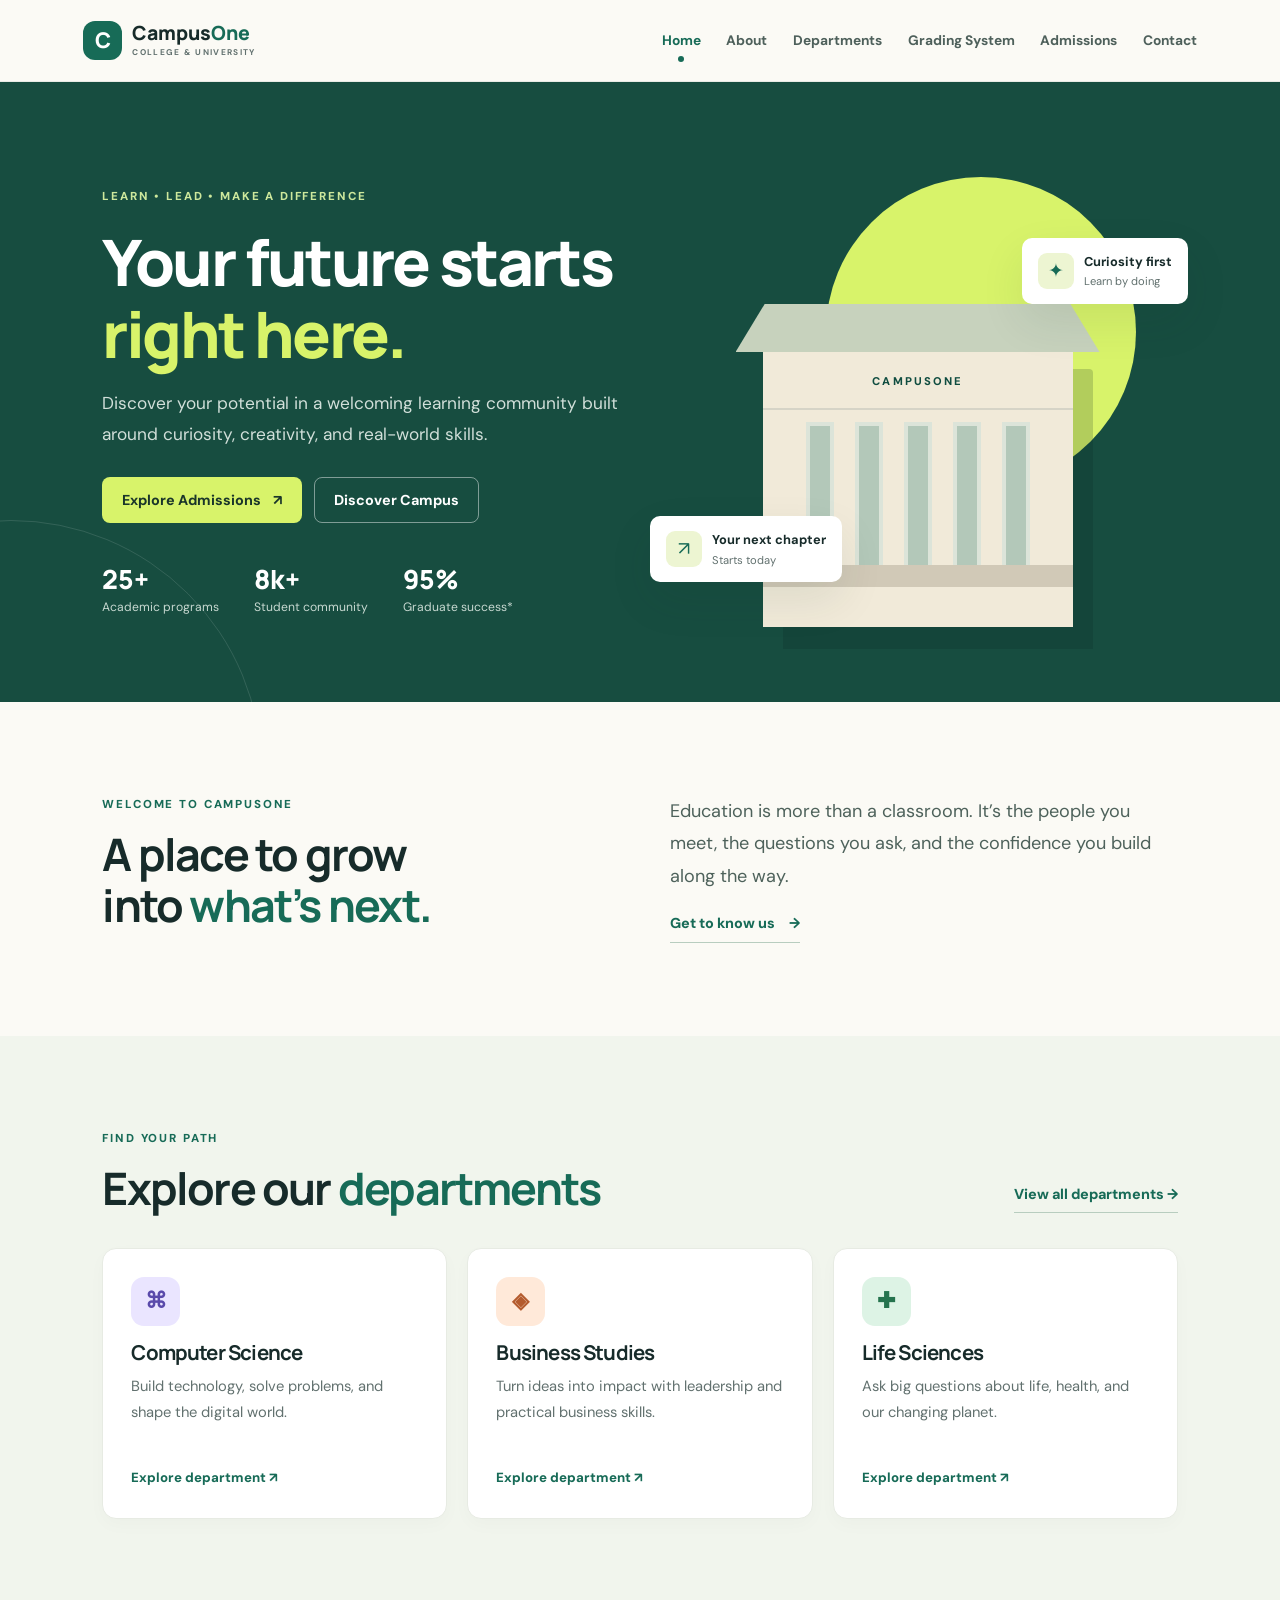
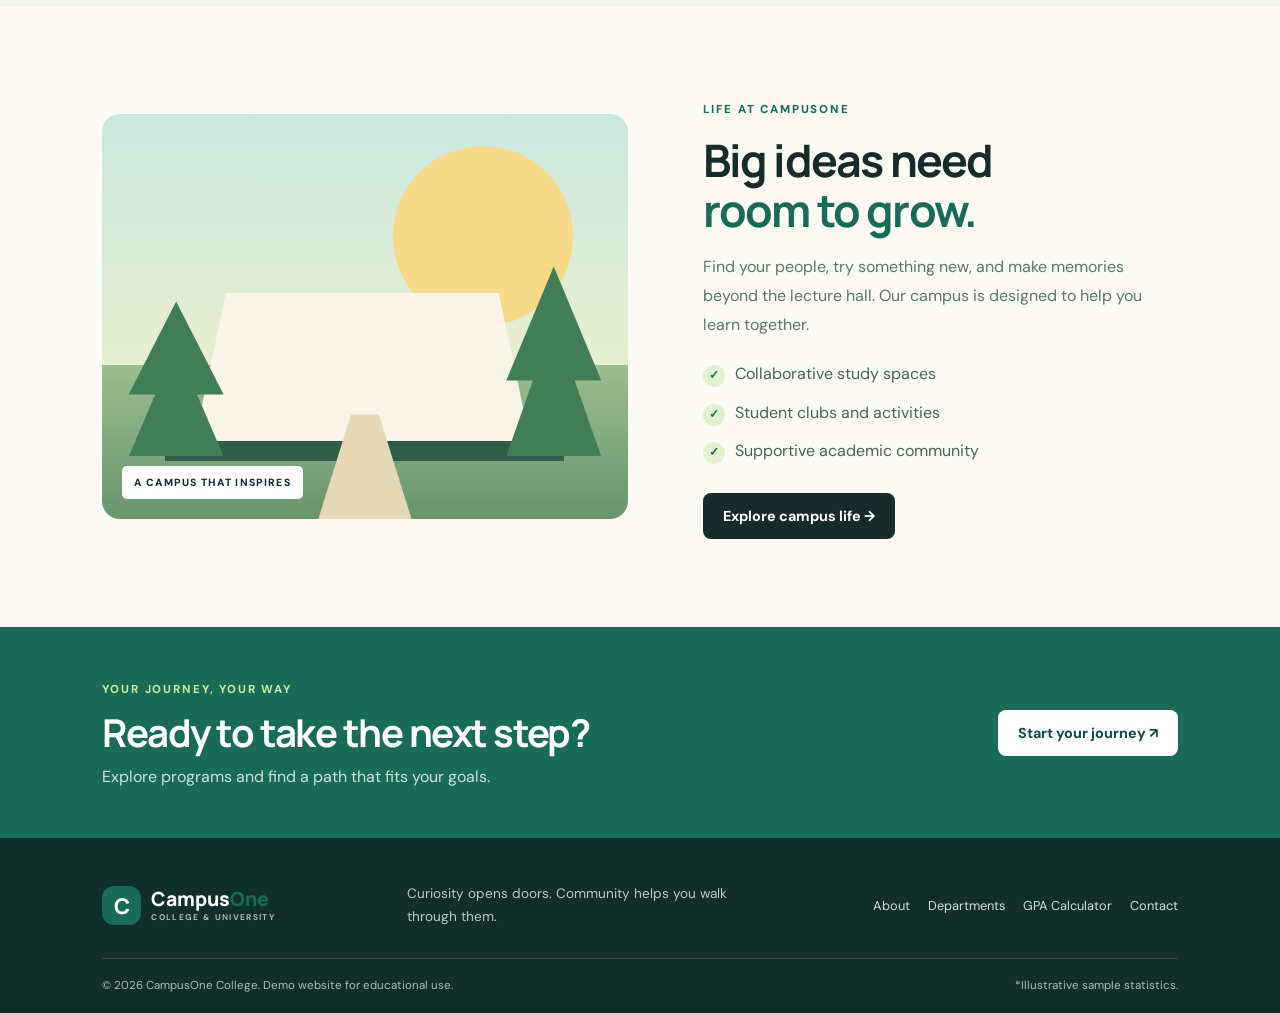
<file: index.html>
<!DOCTYPE html>
<html lang="en">
<head>
  <meta charset="UTF-8">
  <meta name="viewport" content="width=device-width, initial-scale=1.0">
  <title>CampusOne College | Home</title>
  <link rel="stylesheet" href="style.css">
  <script src="script.js" defer></script>
</head>
<body>
  <header class="site-header">
    <a class="brand" href="index.html"><span class="brand-mark">C</span><span>Campus<span class="brand-accent">One</span><small>COLLEGE & UNIVERSITY</small></span></a>
    <button class="menu-toggle" aria-label="Toggle navigation" aria-expanded="false">☰</button>
    <nav class="navbar">
      <a class="active" href="index.html">Home</a>
      <a href="about.html">About</a>
      <a href="departments.html">Departments</a>
      <a href="grading.html">Grading System</a>
      <a href="admissions.html">Admissions</a>
      <a href="contact.html">Contact</a>
    </nav>
  </header>
  <main>
    <section class="hero">
      <div class="hero-content">
        <span class="eyebrow light">LEARN • LEAD • MAKE A DIFFERENCE</span>
        <h1>Your future starts<br><span>right here.</span></h1>
        <p>Discover your potential in a welcoming learning community built around curiosity, creativity, and real-world skills.</p>
        <div class="hero-actions"><a class="btn btn-primary" href="admissions.html">Explore Admissions <span>↗</span></a><a class="btn btn-outline" href="about.html">Discover Campus</a></div>
        <div class="hero-stats"><div><strong>25+</strong><small>Academic programs</small></div><div><strong>8k+</strong><small>Student community</small></div><div><strong>95%</strong><small>Graduate success*</small></div></div>
      </div>
      <div class="hero-art">
        <div class="art-sun"></div><div class="art-building"><div class="roof"></div><div class="building-top">CAMPUSONE</div><div class="building-columns"><i></i><i></i><i></i><i></i><i></i></div><div class="building-base"></div></div>
        <div class="floating-note note-top"><span>✦</span><div><b>Curiosity first</b><small>Learn by doing</small></div></div>
        <div class="floating-note note-bottom"><span>↗</span><div><b>Your next chapter</b><small>Starts today</small></div></div>
      </div>
    </section>
    <section class="section intro-grid">
      <div><span class="eyebrow">WELCOME TO CAMPUSONE</span><h2>A place to grow<br>into <span class="text-accent">what’s next.</span></h2></div>
      <div><p class="lead">Education is more than a classroom. It’s the people you meet, the questions you ask, and the confidence you build along the way.</p><a class="text-link" href="about.html">Get to know us <span>→</span></a></div>
    </section>
    <section class="section tint">
      <div class="section-heading"><div><span class="eyebrow">FIND YOUR PATH</span><h2>Explore our <span class="text-accent">departments</span></h2></div><a class="text-link" href="departments.html">View all departments →</a></div>
      <div class="card-grid three">
        <article class="feature-card"><div class="icon-tile lilac">⌘</div><h3>Computer Science</h3><p>Build technology, solve problems, and shape the digital world.</p><a href="departments.html">Explore department ↗</a></article>
        <article class="feature-card"><div class="icon-tile peach">◈</div><h3>Business Studies</h3><p>Turn ideas into impact with leadership and practical business skills.</p><a href="departments.html">Explore department ↗</a></article>
        <article class="feature-card"><div class="icon-tile mint">✚</div><h3>Life Sciences</h3><p>Ask big questions about life, health, and our changing planet.</p><a href="departments.html">Explore department ↗</a></article>
      </div>
    </section>
    <section class="section split-feature">
      <div class="campus-visual"><div class="campus-sky"></div><div class="campus-tree tree-one"></div><div class="campus-tree tree-two"></div><div class="campus-path"></div><div class="campus-label">A CAMPUS THAT INSPIRES</div></div>
      <div class="split-copy"><span class="eyebrow">LIFE AT CAMPUSONE</span><h2>Big ideas need<br><span class="text-accent">room to grow.</span></h2><p>Find your people, try something new, and make memories beyond the lecture hall. Our campus is designed to help you learn together.</p><ul class="check-list"><li>Collaborative study spaces</li><li>Student clubs and activities</li><li>Supportive academic community</li></ul><a class="btn btn-dark" href="about.html">Explore campus life →</a></div>
    </section>
    <section class="cta-band"><div><span class="eyebrow light">YOUR JOURNEY, YOUR WAY</span><h2>Ready to take the next step?</h2><p>Explore programs and find a path that fits your goals.</p></div><a class="btn btn-light" href="admissions.html">Start your journey ↗</a></section>
  </main>
  <footer class="footer"><div class="footer-main"><a class="brand brand-footer" href="index.html"><span class="brand-mark">C</span><span>Campus<span class="brand-accent">One</span><small>COLLEGE & UNIVERSITY</small></span></a><p>Curiosity opens doors. Community helps you walk through them.</p><div class="footer-links"><a href="about.html">About</a><a href="departments.html">Departments</a><a href="grading.html">GPA Calculator</a><a href="contact.html">Contact</a></div></div><div class="footer-bottom"><span>© 2026 CampusOne College. Demo website for educational use.</span><span>*Illustrative sample statistics.</span></div></footer>
</body>
</html>
</file>
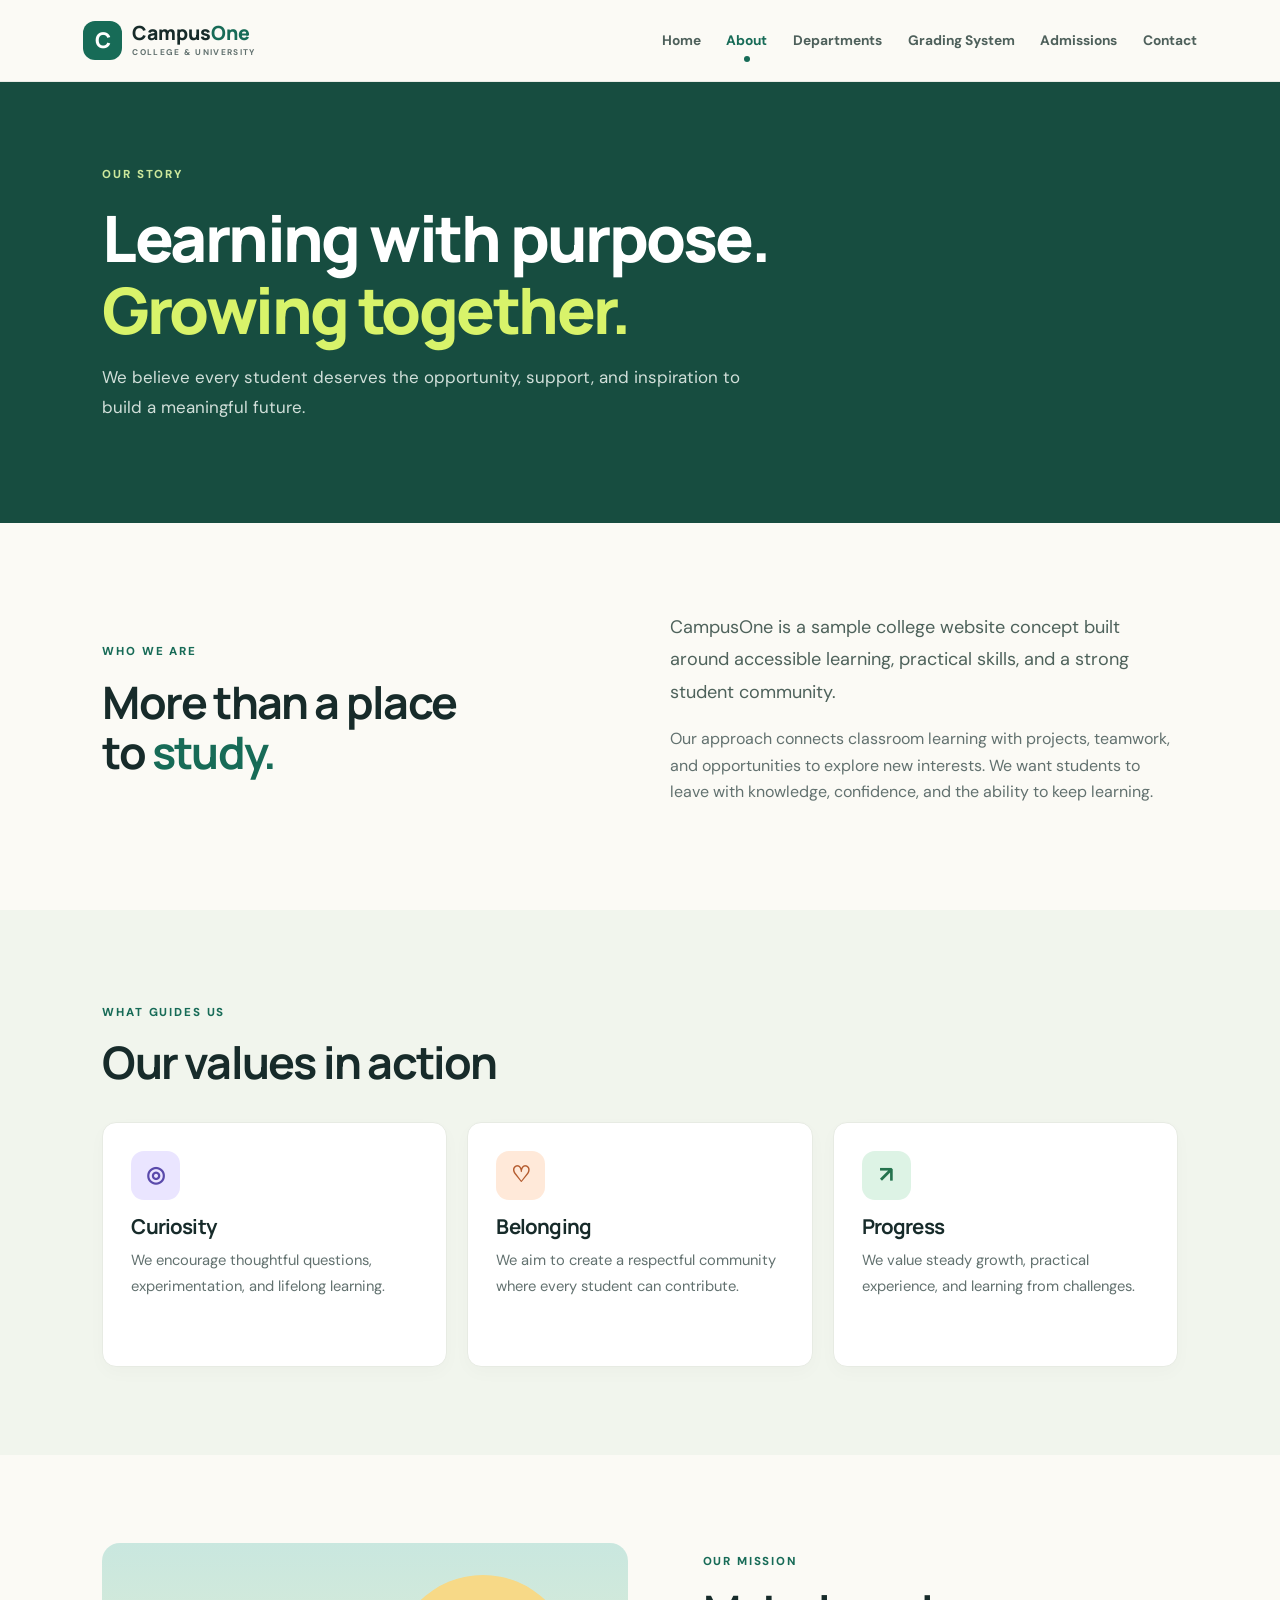
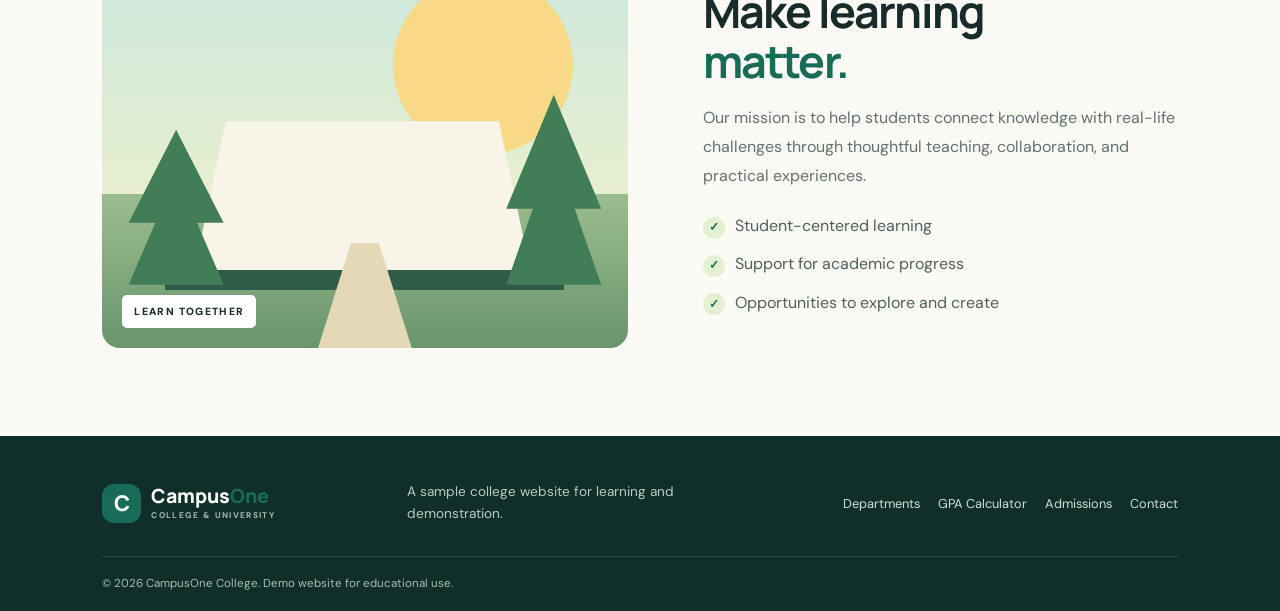
<file: about.html>
<!DOCTYPE html>
<html lang="en"><head><meta charset="UTF-8"><meta name="viewport" content="width=device-width, initial-scale=1.0"><title>About | CampusOne College</title><link rel="stylesheet" href="style.css"><script src="script.js" defer></script></head>
<body><header class="site-header"><a class="brand" href="index.html"><span class="brand-mark">C</span><span>Campus<span class="brand-accent">One</span><small>COLLEGE & UNIVERSITY</small></span></a><button class="menu-toggle" aria-label="Toggle navigation" aria-expanded="false">☰</button><nav class="navbar"><a href="index.html">Home</a><a class="active" href="about.html">About</a><a href="departments.html">Departments</a><a href="grading.html">Grading System</a><a href="admissions.html">Admissions</a><a href="contact.html">Contact</a></nav></header>
<main><section class="page-hero"><span class="eyebrow light">OUR STORY</span><h1>Learning with purpose.<br><span>Growing together.</span></h1><p>We believe every student deserves the opportunity, support, and inspiration to build a meaningful future.</p></section>
<section class="section intro-grid"><div><span class="eyebrow">WHO WE ARE</span><h2>More than a place<br>to <span class="text-accent">study.</span></h2></div><div><p class="lead">CampusOne is a sample college website concept built around accessible learning, practical skills, and a strong student community.</p><p>Our approach connects classroom learning with projects, teamwork, and opportunities to explore new interests. We want students to leave with knowledge, confidence, and the ability to keep learning.</p></div></section>
<section class="section tint"><div class="section-heading"><div><span class="eyebrow">WHAT GUIDES US</span><h2>Our values in action</h2></div></div><div class="card-grid three"><article class="feature-card"><div class="icon-tile lilac">◎</div><h3>Curiosity</h3><p>We encourage thoughtful questions, experimentation, and lifelong learning.</p></article><article class="feature-card"><div class="icon-tile peach">♡</div><h3>Belonging</h3><p>We aim to create a respectful community where every student can contribute.</p></article><article class="feature-card"><div class="icon-tile mint">↗</div><h3>Progress</h3><p>We value steady growth, practical experience, and learning from challenges.</p></article></div></section>
<section class="section split-feature"><div class="campus-visual about-visual"><div class="campus-sky"></div><div class="campus-tree tree-one"></div><div class="campus-tree tree-two"></div><div class="campus-path"></div><div class="campus-label">LEARN TOGETHER</div></div><div class="split-copy"><span class="eyebrow">OUR MISSION</span><h2>Make learning<br><span class="text-accent">matter.</span></h2><p>Our mission is to help students connect knowledge with real-life challenges through thoughtful teaching, collaboration, and practical experiences.</p><ul class="check-list"><li>Student-centered learning</li><li>Support for academic progress</li><li>Opportunities to explore and create</li></ul></div></section></main>
<footer class="footer"><div class="footer-main"><a class="brand brand-footer" href="index.html"><span class="brand-mark">C</span><span>Campus<span class="brand-accent">One</span><small>COLLEGE & UNIVERSITY</small></span></a><p>A sample college website for learning and demonstration.</p><div class="footer-links"><a href="departments.html">Departments</a><a href="grading.html">GPA Calculator</a><a href="admissions.html">Admissions</a><a href="contact.html">Contact</a></div></div><div class="footer-bottom"><span>© 2026 CampusOne College. Demo website for educational use.</span></div></footer></body></html>
</file>
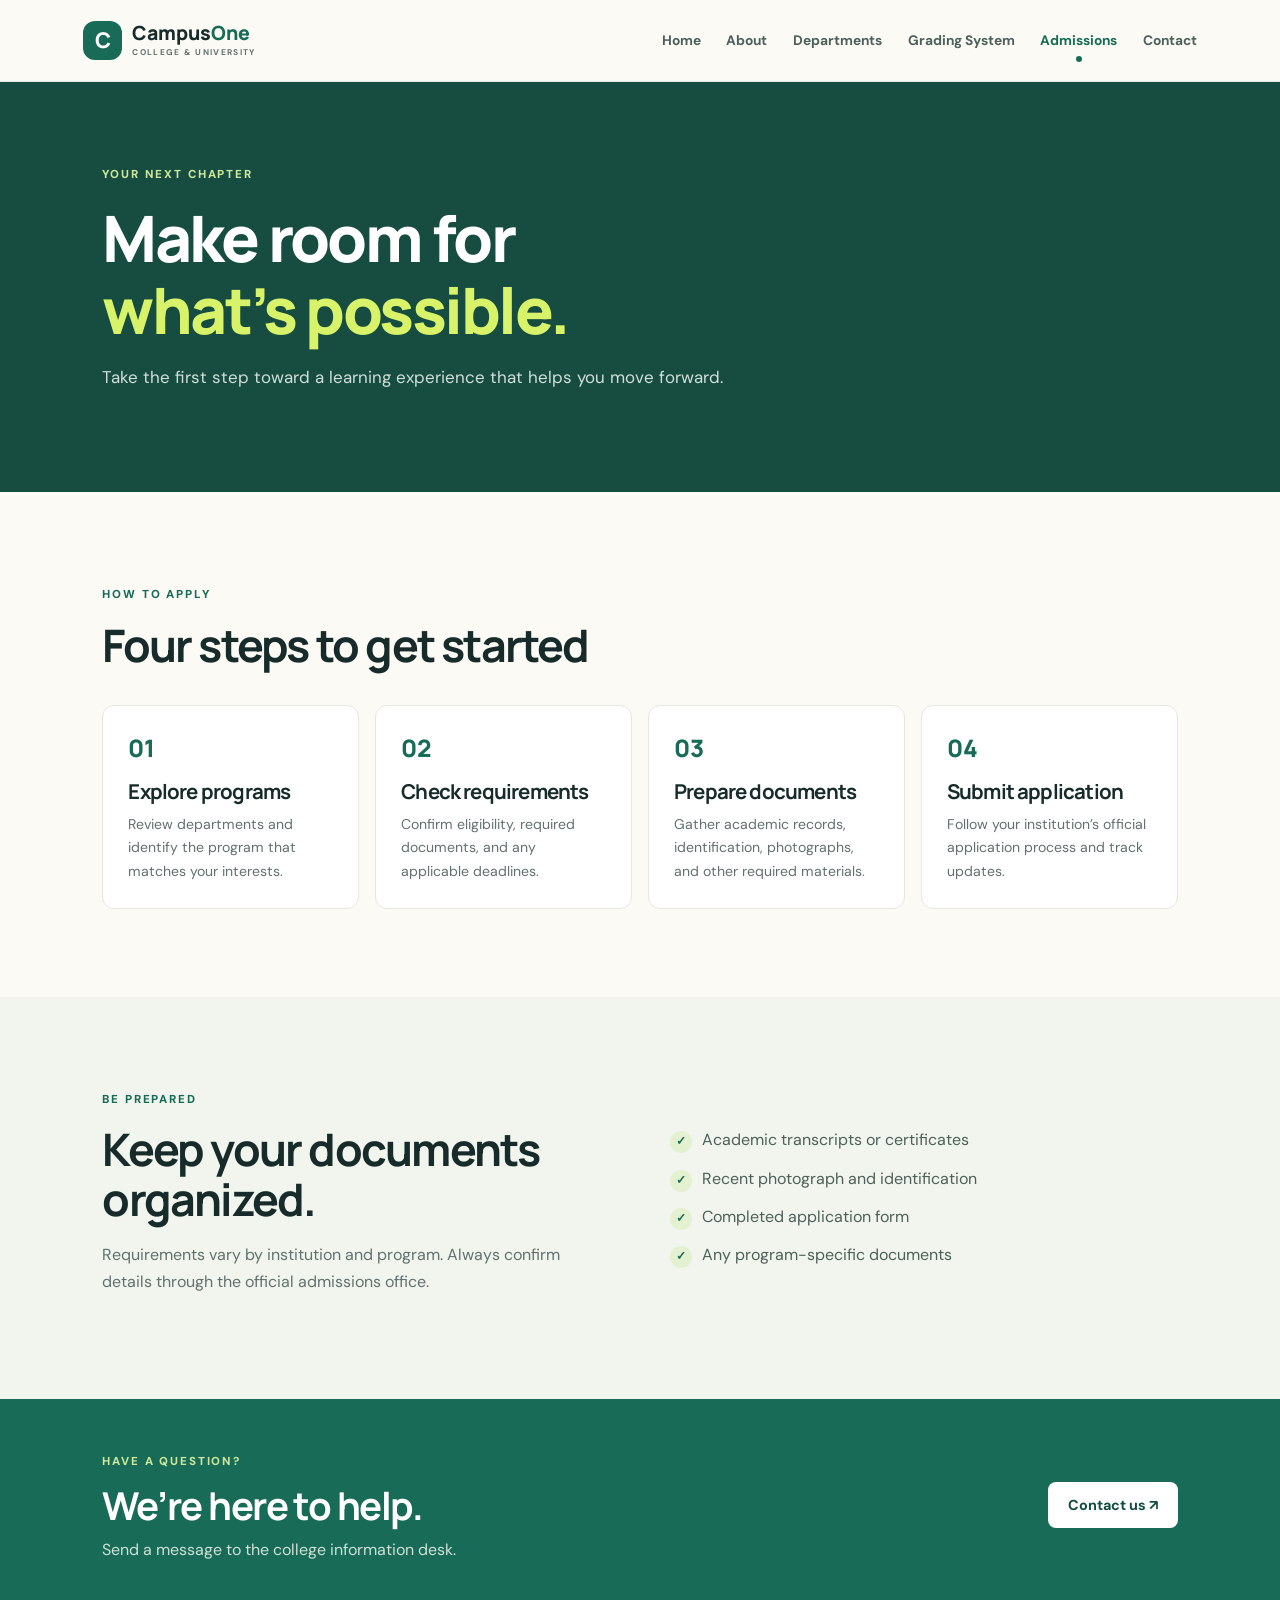
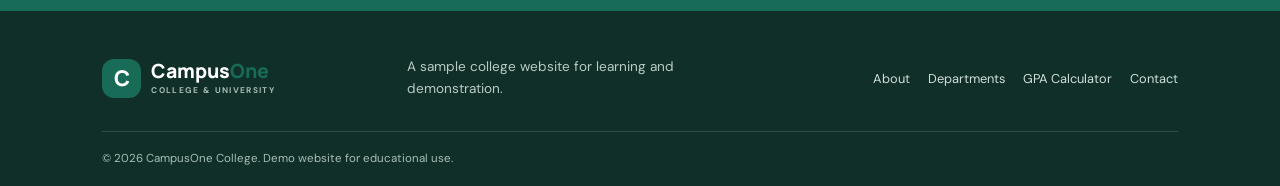
<file: admissions.html>
<!DOCTYPE html>
<html lang="en"><head><meta charset="UTF-8"><meta name="viewport" content="width=device-width, initial-scale=1.0"><title>Admissions | CampusOne College</title><link rel="stylesheet" href="style.css"><script src="script.js" defer></script></head>
<body><header class="site-header"><a class="brand" href="index.html"><span class="brand-mark">C</span><span>Campus<span class="brand-accent">One</span><small>COLLEGE & UNIVERSITY</small></span></a><button class="menu-toggle" aria-label="Toggle navigation" aria-expanded="false">☰</button><nav class="navbar"><a href="index.html">Home</a><a href="about.html">About</a><a href="departments.html">Departments</a><a href="grading.html">Grading System</a><a class="active" href="admissions.html">Admissions</a><a href="contact.html">Contact</a></nav></header>
<main><section class="page-hero"><span class="eyebrow light">YOUR NEXT CHAPTER</span><h1>Make room for<br><span>what’s possible.</span></h1><p>Take the first step toward a learning experience that helps you move forward.</p></section><section class="section"><div class="section-heading"><div><span class="eyebrow">HOW TO APPLY</span><h2>Four steps to get started</h2></div></div><div class="steps-grid"><article class="step-card"><span>01</span><h3>Explore programs</h3><p>Review departments and identify the program that matches your interests.</p></article><article class="step-card"><span>02</span><h3>Check requirements</h3><p>Confirm eligibility, required documents, and any applicable deadlines.</p></article><article class="step-card"><span>03</span><h3>Prepare documents</h3><p>Gather academic records, identification, photographs, and other required materials.</p></article><article class="step-card"><span>04</span><h3>Submit application</h3><p>Follow your institution’s official application process and track updates.</p></article></div></section><section class="section tint"><div class="admission-callout"><div><span class="eyebrow">BE PREPARED</span><h2>Keep your documents organized.</h2><p>Requirements vary by institution and program. Always confirm details through the official admissions office.</p></div><ul class="check-list"><li>Academic transcripts or certificates</li><li>Recent photograph and identification</li><li>Completed application form</li><li>Any program-specific documents</li></ul></div></section><section class="cta-band"><div><span class="eyebrow light">HAVE A QUESTION?</span><h2>We’re here to help.</h2><p>Send a message to the college information desk.</p></div><a class="btn btn-light" href="contact.html">Contact us ↗</a></section></main>
<footer class="footer"><div class="footer-main"><a class="brand brand-footer" href="index.html"><span class="brand-mark">C</span><span>Campus<span class="brand-accent">One</span><small>COLLEGE & UNIVERSITY</small></span></a><p>A sample college website for learning and demonstration.</p><div class="footer-links"><a href="about.html">About</a><a href="departments.html">Departments</a><a href="grading.html">GPA Calculator</a><a href="contact.html">Contact</a></div></div><div class="footer-bottom"><span>© 2026 CampusOne College. Demo website for educational use.</span></div></footer></body></html>
</file>
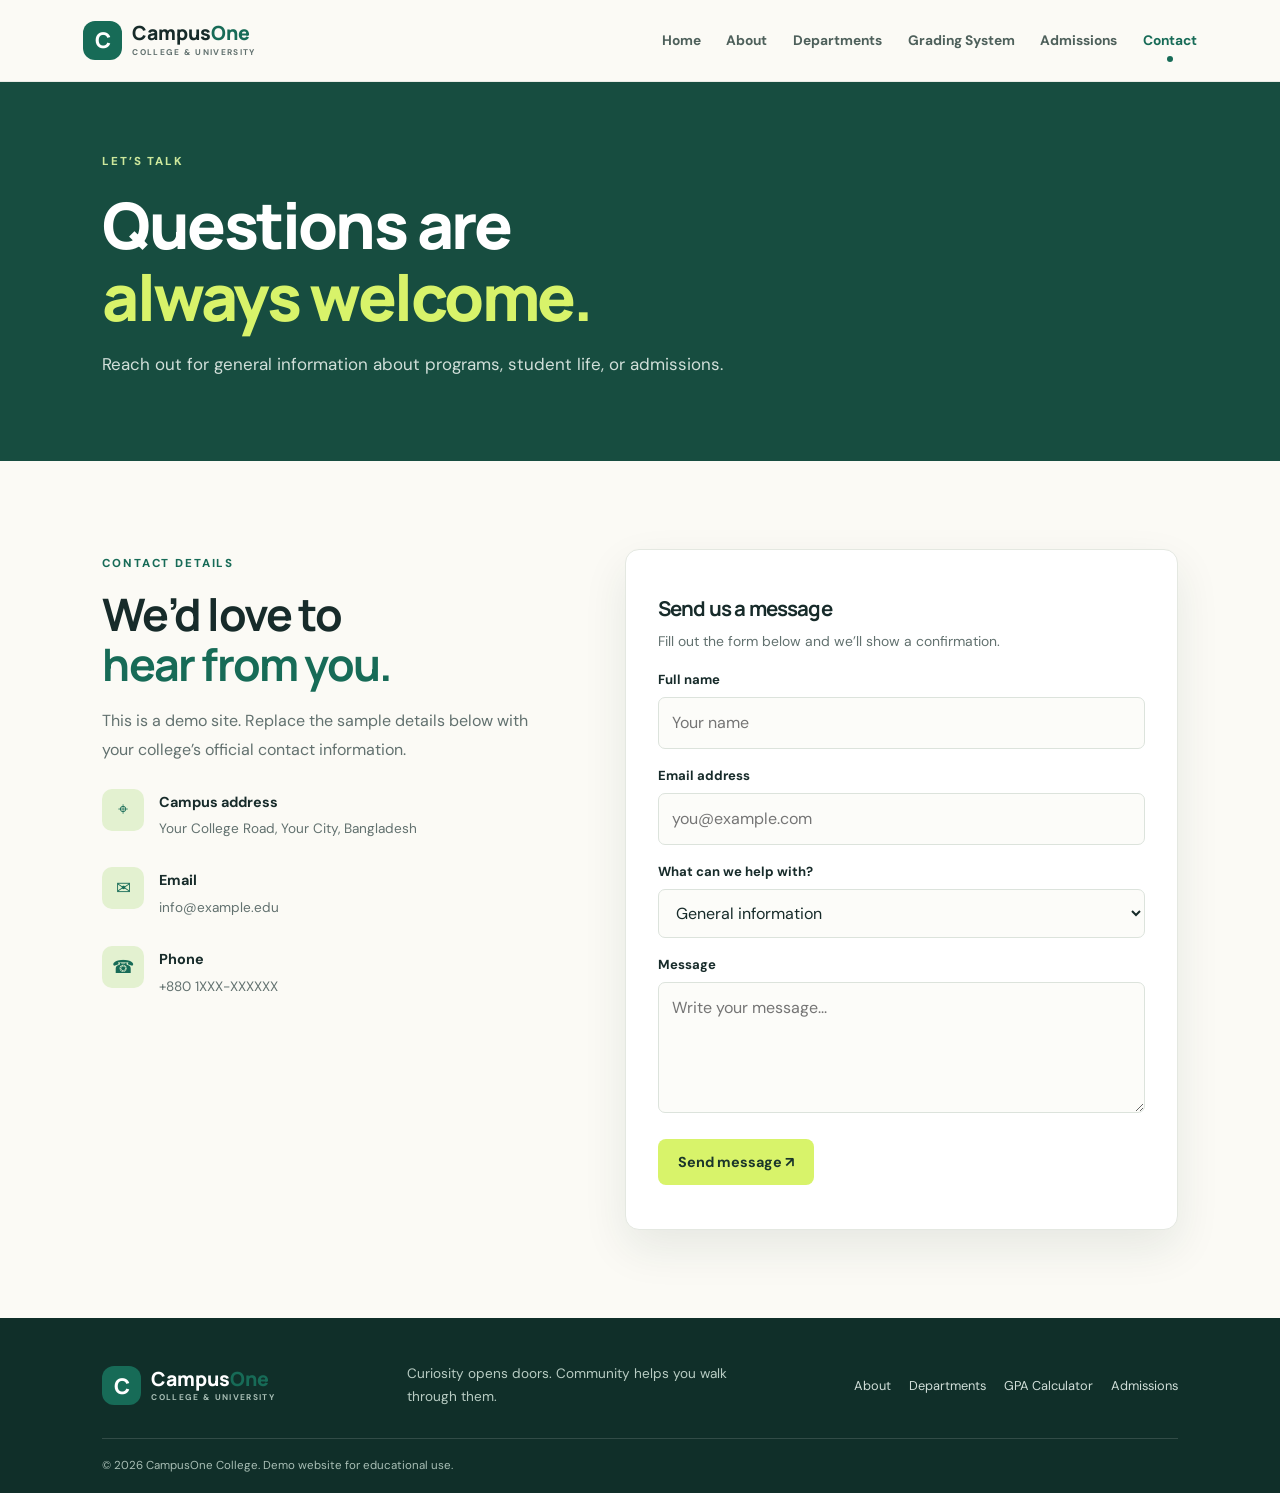
<file: contact.html>
<!DOCTYPE html>
<html lang="en"><head><meta charset="UTF-8"><meta name="viewport" content="width=device-width, initial-scale=1.0"><title>Contact | CampusOne College</title><link rel="stylesheet" href="style.css"><script src="script.js" defer></script></head>
<body><header class="site-header"><a class="brand" href="index.html"><span class="brand-mark">C</span><span>Campus<span class="brand-accent">One</span><small>COLLEGE & UNIVERSITY</small></span></a><button class="menu-toggle" aria-label="Toggle navigation" aria-expanded="false">☰</button><nav class="navbar"><a href="index.html">Home</a><a href="about.html">About</a><a href="departments.html">Departments</a><a href="grading.html">Grading System</a><a href="admissions.html">Admissions</a><a class="active" href="contact.html">Contact</a></nav></header>
<main><section class="page-hero compact"><span class="eyebrow light">LET’S TALK</span><h1>Questions are<br><span>always welcome.</span></h1><p>Reach out for general information about programs, student life, or admissions.</p></section><section class="section contact-layout"><div class="contact-info"><span class="eyebrow">CONTACT DETAILS</span><h2>We’d love to<br><span class="text-accent">hear from you.</span></h2><p>This is a demo site. Replace the sample details below with your college’s official contact information.</p><div class="contact-item"><span class="contact-icon">⌖</span><div><b>Campus address</b><p>Your College Road, Your City, Bangladesh</p></div></div><div class="contact-item"><span class="contact-icon">✉</span><div><b>Email</b><p>info@example.edu</p></div></div><div class="contact-item"><span class="contact-icon">☎</span><div><b>Phone</b><p>+880 1XXX-XXXXXX</p></div></div></div><form class="contact-form" id="contact-form"><h3>Send us a message</h3><p>Fill out the form below and we’ll show a confirmation.</p><label for="name">Full name</label><input id="name" name="name" required placeholder="Your name"><label for="email">Email address</label><input id="email" name="email" type="email" required placeholder="you@example.com"><label for="topic">What can we help with?</label><select id="topic" name="topic"><option>General information</option><option>Admissions</option><option>Academic programs</option><option>Student support</option></select><label for="message">Message</label><textarea id="message" name="message" rows="4" required placeholder="Write your message..."></textarea><button class="btn btn-primary" type="submit">Send message ↗</button><p id="contact-status" role="status" aria-live="polite"></p></form></section></main>
<footer class="footer"><div class="footer-main"><a class="brand brand-footer" href="index.html"><span class="brand-mark">C</span><span>Campus<span class="brand-accent">One</span><small>COLLEGE & UNIVERSITY</small></span></a><p>Curiosity opens doors. Community helps you walk through them.</p><div class="footer-links"><a href="about.html">About</a><a href="departments.html">Departments</a><a href="grading.html">GPA Calculator</a><a href="admissions.html">Admissions</a></div></div><div class="footer-bottom"><span>© 2026 CampusOne College. Demo website for educational use.</span></div></footer></body></html>
</file>
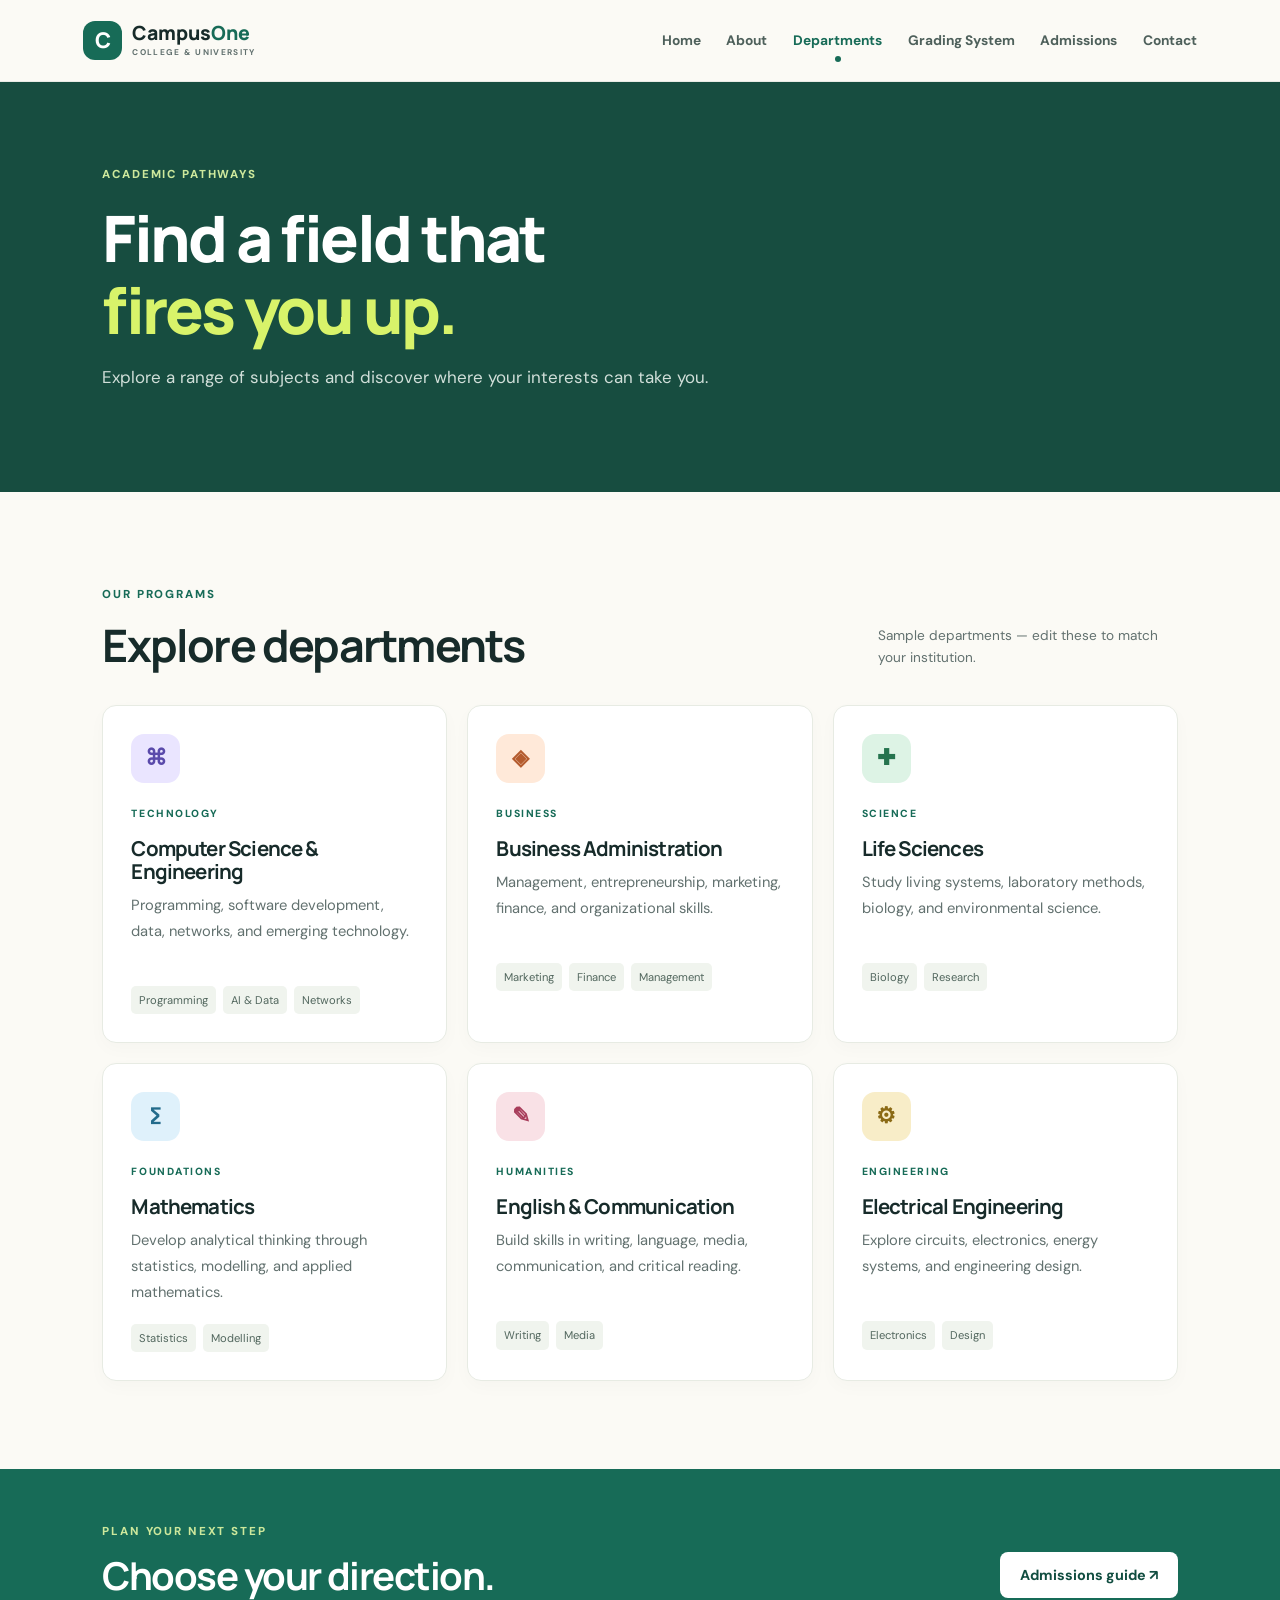
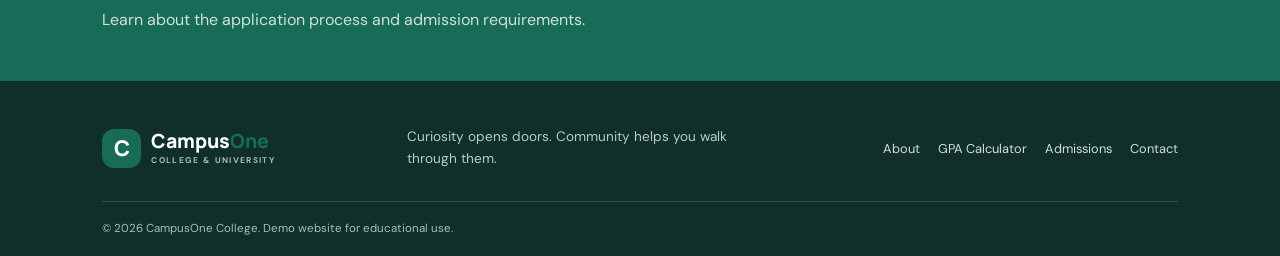
<file: departments.html>
<!DOCTYPE html>
<html lang="en"><head><meta charset="UTF-8"><meta name="viewport" content="width=device-width, initial-scale=1.0"><title>Departments | CampusOne College</title><link rel="stylesheet" href="style.css"><script src="script.js" defer></script></head>
<body><header class="site-header"><a class="brand" href="index.html"><span class="brand-mark">C</span><span>Campus<span class="brand-accent">One</span><small>COLLEGE & UNIVERSITY</small></span></a><button class="menu-toggle" aria-label="Toggle navigation" aria-expanded="false">☰</button><nav class="navbar"><a href="index.html">Home</a><a href="about.html">About</a><a class="active" href="departments.html">Departments</a><a href="grading.html">Grading System</a><a href="admissions.html">Admissions</a><a href="contact.html">Contact</a></nav></header>
<main><section class="page-hero"><span class="eyebrow light">ACADEMIC PATHWAYS</span><h1>Find a field that<br><span>fires you up.</span></h1><p>Explore a range of subjects and discover where your interests can take you.</p></section><section class="section"><div class="section-heading"><div><span class="eyebrow">OUR PROGRAMS</span><h2>Explore departments</h2></div><p class="section-side-note">Sample departments — edit these to match your institution.</p></div><div class="card-grid three">
<article class="feature-card"><div class="icon-tile lilac">⌘</div><span class="card-kicker">TECHNOLOGY</span><h3>Computer Science & Engineering</h3><p>Programming, software development, data, networks, and emerging technology.</p><div class="tag-row"><span>Programming</span><span>AI & Data</span><span>Networks</span></div></article>
<article class="feature-card"><div class="icon-tile peach">◈</div><span class="card-kicker">BUSINESS</span><h3>Business Administration</h3><p>Management, entrepreneurship, marketing, finance, and organizational skills.</p><div class="tag-row"><span>Marketing</span><span>Finance</span><span>Management</span></div></article>
<article class="feature-card"><div class="icon-tile mint">✚</div><span class="card-kicker">SCIENCE</span><h3>Life Sciences</h3><p>Study living systems, laboratory methods, biology, and environmental science.</p><div class="tag-row"><span>Biology</span><span>Research</span></div></article>
<article class="feature-card"><div class="icon-tile sky">∑</div><span class="card-kicker">FOUNDATIONS</span><h3>Mathematics</h3><p>Develop analytical thinking through statistics, modelling, and applied mathematics.</p><div class="tag-row"><span>Statistics</span><span>Modelling</span></div></article>
<article class="feature-card"><div class="icon-tile rose">✎</div><span class="card-kicker">HUMANITIES</span><h3>English & Communication</h3><p>Build skills in writing, language, media, communication, and critical reading.</p><div class="tag-row"><span>Writing</span><span>Media</span></div></article>
<article class="feature-card"><div class="icon-tile gold">⚙</div><span class="card-kicker">ENGINEERING</span><h3>Electrical Engineering</h3><p>Explore circuits, electronics, energy systems, and engineering design.</p><div class="tag-row"><span>Electronics</span><span>Design</span></div></article>
</div></section><section class="cta-band"><div><span class="eyebrow light">PLAN YOUR NEXT STEP</span><h2>Choose your direction.</h2><p>Learn about the application process and admission requirements.</p></div><a class="btn btn-light" href="admissions.html">Admissions guide ↗</a></section></main>
<footer class="footer"><div class="footer-main"><a class="brand brand-footer" href="index.html"><span class="brand-mark">C</span><span>Campus<span class="brand-accent">One</span><small>COLLEGE & UNIVERSITY</small></span></a><p>Curiosity opens doors. Community helps you walk through them.</p><div class="footer-links"><a href="about.html">About</a><a href="grading.html">GPA Calculator</a><a href="admissions.html">Admissions</a><a href="contact.html">Contact</a></div></div><div class="footer-bottom"><span>© 2026 CampusOne College. Demo website for educational use.</span></div></footer></body></html>
</file>
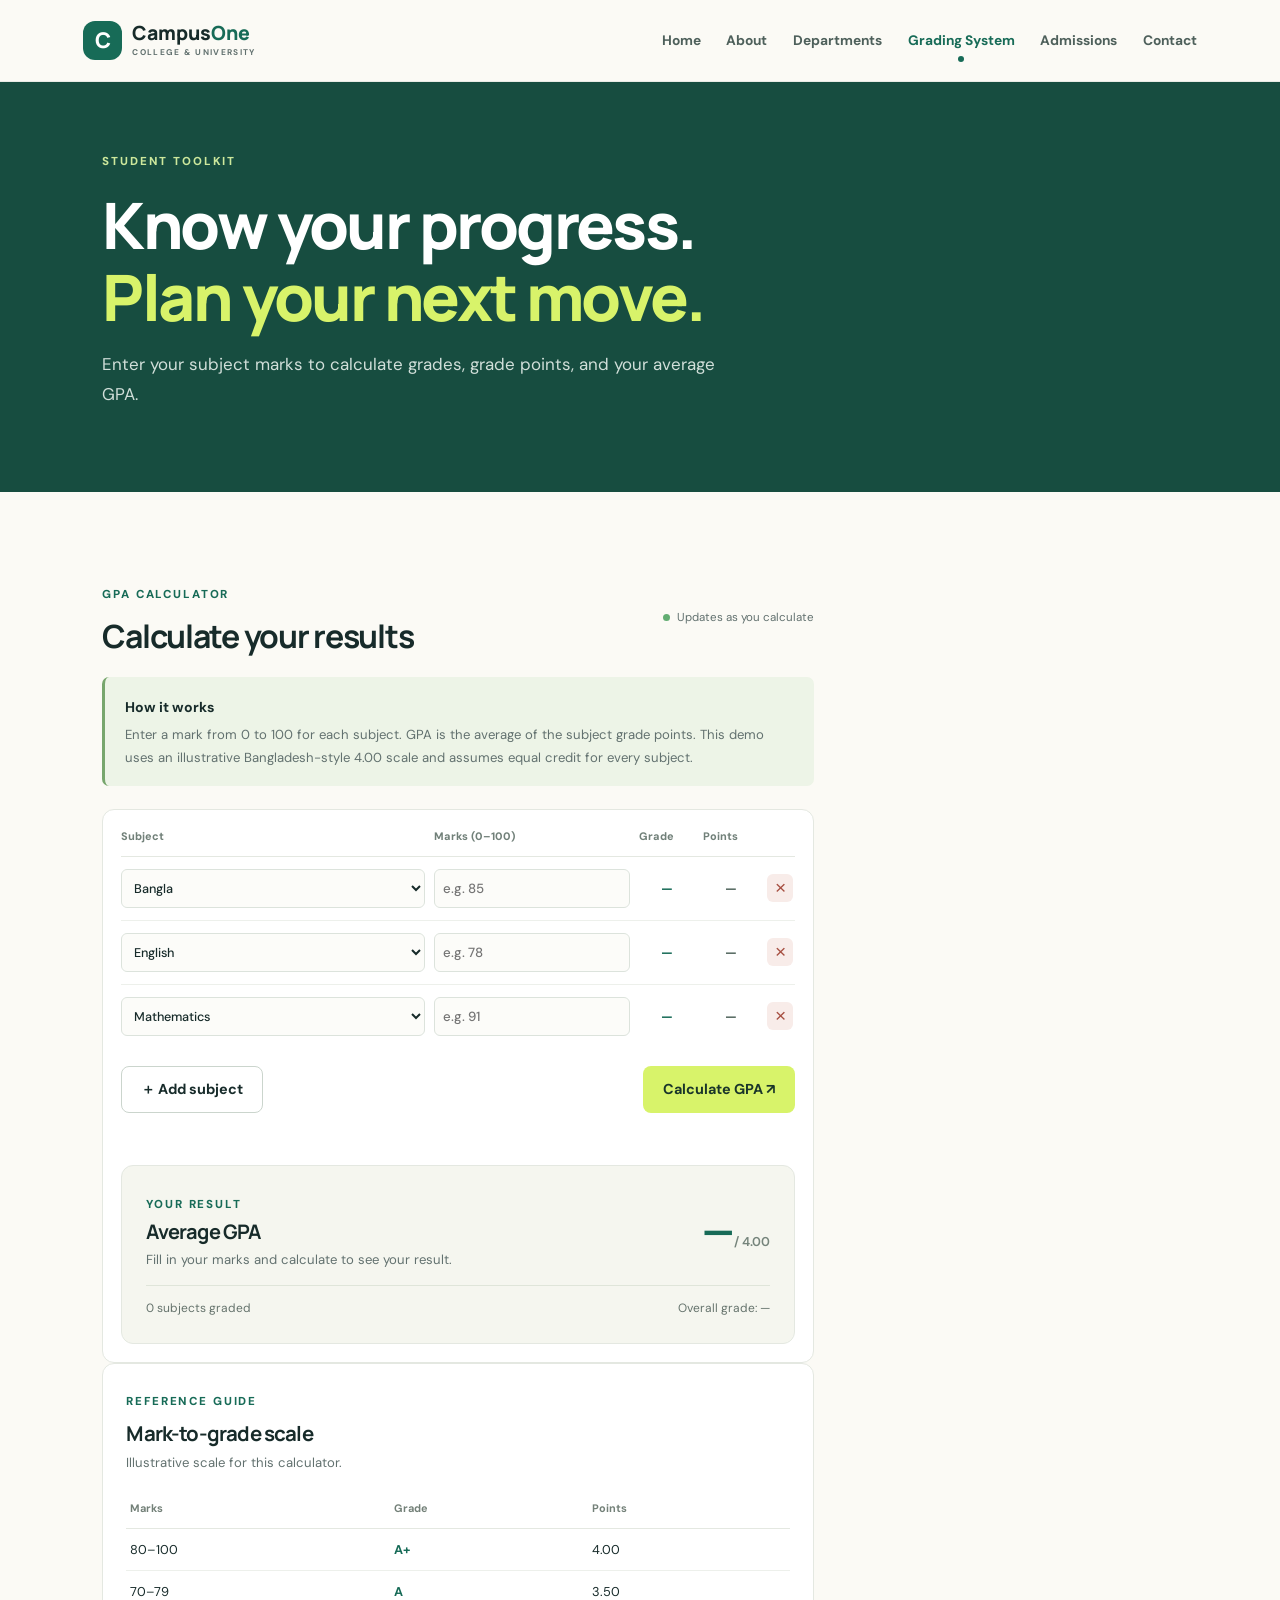
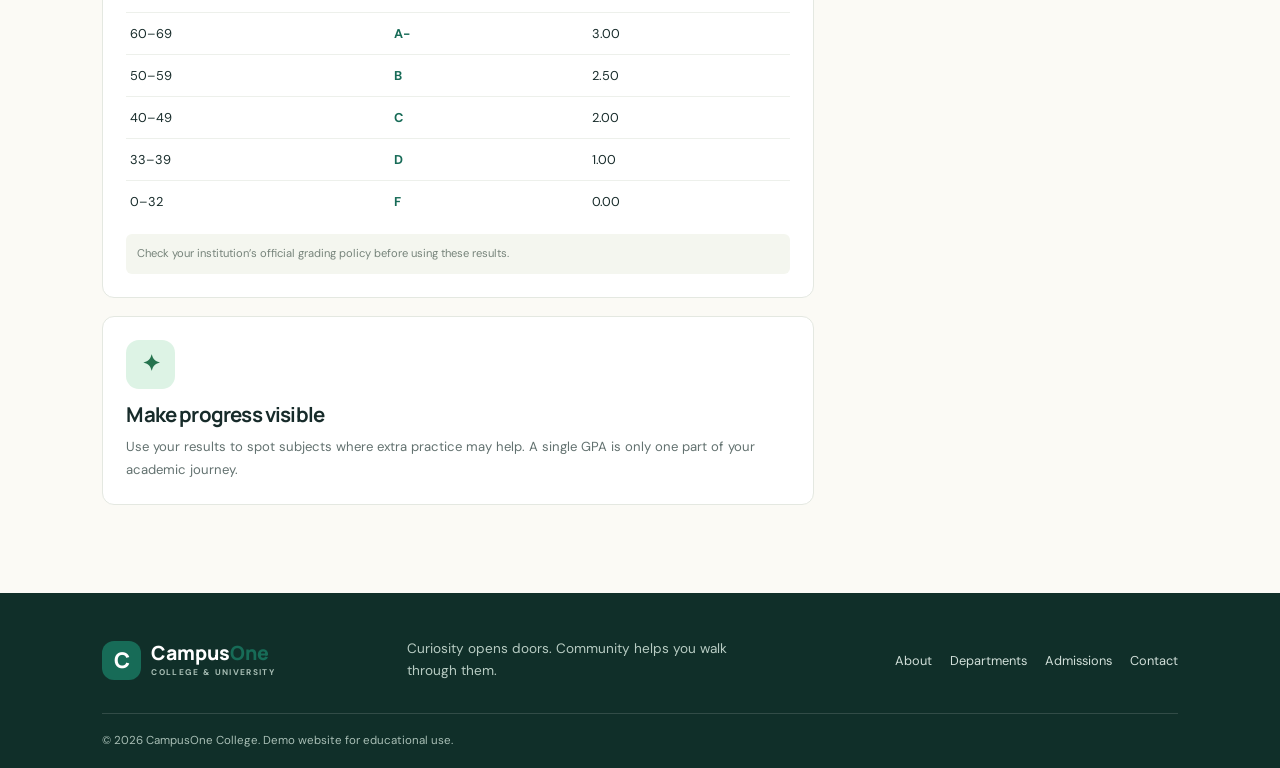
<file: grading.html>
<!DOCTYPE html>
<html lang="en"><head><meta charset="UTF-8"><meta name="viewport" content="width=device-width, initial-scale=1.0"><title>Grading System | CampusOne College</title><link rel="stylesheet" href="style.css"><script src="script.js" defer></script></head>
<body><header class="site-header"><a class="brand" href="index.html"><span class="brand-mark">C</span><span>Campus<span class="brand-accent">One</span><small>COLLEGE & UNIVERSITY</small></span></a><button class="menu-toggle" aria-label="Toggle navigation" aria-expanded="false">☰</button><nav class="navbar"><a href="index.html">Home</a><a href="about.html">About</a><a href="departments.html">Departments</a><a class="active" href="grading.html">Grading System</a><a href="admissions.html">Admissions</a><a href="contact.html">Contact</a></nav></header>
<main><section class="page-hero compact"><span class="eyebrow light">STUDENT TOOLKIT</span><h1>Know your progress.<br><span>Plan your next move.</span></h1><p>Enter your subject marks to calculate grades, grade points, and your average GPA.</p></section>
<section class="section grade-layout"><div class="grade-main"><div class="section-heading grade-heading"><div><span class="eyebrow">GPA CALCULATOR</span><h2>Calculate your results</h2></div><span class="live-pill"><i></i> Updates as you calculate</span></div><div class="notice"><strong>How it works</strong><p>Enter a mark from 0 to 100 for each subject. GPA is the average of the subject grade points. This demo uses an illustrative Bangladesh-style 4.00 scale and assumes equal credit for every subject.</p></div>
<div class="subjects-wrap"><div class="subject-header"><span>Subject</span><span>Marks (0–100)</span><span>Grade</span><span>Points</span><span></span></div><div id="subject-list">
<div class="subject-row"><select class="subject-select" aria-label="Subject"><option value="Bangla">Bangla</option><option value="English">English</option><option value="Mathematics">Mathematics</option><option value="Physics">Physics</option><option value="Chemistry">Chemistry</option><option value="Biology">Biology</option><option value="ICT">ICT</option><option value="Computer Science">Computer Science</option><option value="Accounting">Accounting</option><option value="Economics">Economics</option><option value="Statistics">Statistics</option><option value="History">History</option><option value="Other">Other subject</option></select><input class="mark-input" type="number" min="0" max="100" placeholder="e.g. 85" aria-label="Marks"><span class="grade-result">—</span><span class="point-result">—</span><button class="remove-subject" type="button" aria-label="Remove subject" title="Remove subject">×</button></div>
<div class="subject-row"><select class="subject-select" aria-label="Subject"><option value="English" selected>English</option><option value="Bangla">Bangla</option><option value="Mathematics">Mathematics</option><option value="Physics">Physics</option><option value="Chemistry">Chemistry</option><option value="Biology">Biology</option><option value="ICT">ICT</option><option value="Computer Science">Computer Science</option><option value="Accounting">Accounting</option><option value="Economics">Economics</option><option value="Statistics">Statistics</option><option value="History">History</option><option value="Other">Other subject</option></select><input class="mark-input" type="number" min="0" max="100" placeholder="e.g. 78" aria-label="Marks"><span class="grade-result">—</span><span class="point-result">—</span><button class="remove-subject" type="button" aria-label="Remove subject" title="Remove subject">×</button></div>
<div class="subject-row"><select class="subject-select" aria-label="Subject"><option value="Mathematics" selected>Mathematics</option><option value="Bangla">Bangla</option><option value="English">English</option><option value="Physics">Physics</option><option value="Chemistry">Chemistry</option><option value="Biology">Biology</option><option value="ICT">ICT</option><option value="Computer Science">Computer Science</option><option value="Accounting">Accounting</option><option value="Economics">Economics</option><option value="Statistics">Statistics</option><option value="History">History</option><option value="Other">Other subject</option></select><input class="mark-input" type="number" min="0" max="100" placeholder="e.g. 91" aria-label="Marks"><span class="grade-result">—</span><span class="point-result">—</span><button class="remove-subject" type="button" aria-label="Remove subject" title="Remove subject">×</button></div></div>
<div class="subject-actions"><button class="btn btn-outline-dark" id="add-subject" type="button">＋ Add subject</button><button class="btn btn-primary" id="calculate-gpa" type="button">Calculate GPA ↗</button></div><p class="form-message" id="gpa-message" role="status" aria-live="polite"></p>
<div class="results-panel" id="results-panel" aria-live="polite"><div><span class="eyebrow">YOUR RESULT</span><h3>Average GPA</h3><p>Fill in your marks and calculate to see your result.</p></div><div class="gpa-number" id="gpa-value">—<small>/ 4.00</small></div><div class="result-bottom"><span id="subjects-count">0 subjects graded</span><span id="overall-grade">Overall grade: —</span></div></div>
</div><aside class="grade-aside"><div class="scale-card"><span class="eyebrow">REFERENCE GUIDE</span><h3>Mark-to-grade scale</h3><p>Illustrative scale for this calculator.</p><table class="scale-table"><thead><tr><th>Marks</th><th>Grade</th><th>Points</th></tr></thead><tbody><tr><td>80–100</td><td><b>A+</b></td><td>4.00</td></tr><tr><td>70–79</td><td><b>A</b></td><td>3.50</td></tr><tr><td>60–69</td><td><b>A−</b></td><td>3.00</td></tr><tr><td>50–59</td><td><b>B</b></td><td>2.50</td></tr><tr><td>40–49</td><td><b>C</b></td><td>2.00</td></tr><tr><td>33–39</td><td><b>D</b></td><td>1.00</td></tr><tr><td>0–32</td><td><b>F</b></td><td>0.00</td></tr></tbody></table><div class="scale-footnote">Check your institution’s official grading policy before using these results.</div></div><div class="tip-card"><div class="icon-tile mint">✦</div><h3>Make progress visible</h3><p>Use your results to spot subjects where extra practice may help. A single GPA is only one part of your academic journey.</p></div></aside></section></main>
<footer class="footer"><div class="footer-main"><a class="brand brand-footer" href="index.html"><span class="brand-mark">C</span><span>Campus<span class="brand-accent">One</span><small>COLLEGE & UNIVERSITY</small></span></a><p>Curiosity opens doors. Community helps you walk through them.</p><div class="footer-links"><a href="about.html">About</a><a href="departments.html">Departments</a><a href="admissions.html">Admissions</a><a href="contact.html">Contact</a></div></div><div class="footer-bottom"><span>© 2026 CampusOne College. Demo website for educational use.</span></div></footer></body></html>
</file>
<file: style.css>
@import url('https://fonts.googleapis.com/css2?family=DM+Sans:wght@400;500;600;700&family=Manrope:wght@400;500;600;700;800&display=swap');
:root{--ink:#172b2a;--muted:#62716f;--green:#176b57;--green-dark:#104d40;--lime:#d8f36a;--cream:#fbfaf5;--line:#e4e8e1;--tint:#f1f5ed;--white:#fff;--shadow:0 18px 45px rgba(20,54,45,.09)}
*{box-sizing:border-box}html{scroll-behavior:smooth}body{margin:0;background:var(--cream);color:var(--ink);font-family:'DM Sans',sans-serif;line-height:1.65}h1,h2,h3,p{margin-top:0}h1,h2,h3{font-family:Manrope,sans-serif;letter-spacing:-.04em;line-height:1.12}h1{font-size:clamp(2.7rem,5vw,5rem);font-weight:800;margin:18px 0}h2{font-size:clamp(2rem,3.5vw,3.2rem);margin:13px 0 18px}h3{font-size:1.28rem;margin:15px 0 10px}p{color:var(--muted)}a{color:inherit;text-decoration:none}.site-header{height:82px;display:flex;align-items:center;justify-content:space-between;padding:0 6.5%;background:rgba(251,250,245,.96);border-bottom:1px solid rgba(228,232,225,.8);position:sticky;top:0;z-index:20;backdrop-filter:blur(12px)}.brand{display:flex;align-items:center;gap:10px;font-family:Manrope,sans-serif;font-size:1.22rem;font-weight:800;line-height:1.05;white-space:nowrap}.brand small{display:block;font-family:'DM Sans',sans-serif;font-size:.52rem;letter-spacing:.16em;font-weight:700;color:var(--muted);margin-top:5px}.brand-mark{display:grid;place-items:center;width:39px;height:39px;border-radius:12px;background:var(--green);color:white;font-size:1.35rem}.brand-accent,.text-accent{color:var(--green)}.navbar{display:flex;align-items:center;gap:clamp(13px,2vw,28px)}.navbar a{font-size:.86rem;font-weight:700;color:#4e605b;transition:color .2s}.navbar a:hover,.navbar a.active{color:var(--green)}.navbar a.active:after{content:"";display:block;width:6px;height:6px;border-radius:50%;background:var(--green);margin:4px auto -10px}.menu-toggle{display:none;border:0;background:transparent;font-size:1.5rem;color:var(--ink)}
.hero{min-height:620px;padding:75px 8% 60px;background:#174d40;color:white;display:grid;grid-template-columns:1fr 1fr;align-items:center;gap:35px;overflow:hidden;position:relative}.hero:before{content:"";position:absolute;width:500px;height:500px;border:1px solid rgba(255,255,255,.12);border-radius:50%;left:-240px;bottom:-320px}.hero-content{max-width:610px;position:relative;z-index:1}.eyebrow{font-size:.72rem;font-weight:800;letter-spacing:.16em;color:var(--green);display:inline-block}.eyebrow.light{color:#cde89c}.hero h1 span,.page-hero h1 span{color:var(--lime)}.hero-content>p{color:#d1dfd9;font-size:1.08rem;max-width:520px;line-height:1.8}.hero-actions{display:flex;gap:12px;flex-wrap:wrap;margin:27px 0 38px}.btn{display:inline-flex;align-items:center;justify-content:center;gap:12px;border:1px solid transparent;border-radius:8px;padding:13px 19px;font:700 .9rem 'DM Sans',sans-serif;cursor:pointer;transition:transform .2s,background .2s}.btn:hover{transform:translateY(-2px)}.btn-primary{background:var(--lime);color:#1a352a}.btn-primary:hover{background:#e5ff88}.btn-outline{border-color:rgba(255,255,255,.45);color:white;background:transparent}.btn-dark{background:var(--ink);color:white}.btn-light{background:white;color:var(--green-dark)}.btn-outline-dark{border-color:#cbd5cd;background:transparent;color:var(--ink)}.hero-stats{display:flex;gap:35px}.hero-stats div{display:flex;flex-direction:column}.hero-stats strong{font:800 1.65rem Manrope,sans-serif;color:white}.hero-stats small{font-size:.76rem;color:#c7d8d0}.hero-art{height:455px;position:relative;display:flex;align-items:flex-end;justify-content:center}.art-sun{position:absolute;width:310px;height:310px;border-radius:50%;background:var(--lime);right:8%;top:5px}.art-building{position:relative;width:310px;height:280px;background:#f1ead9;border-radius:4px 4px 0 0;box-shadow:20px 22px 0 rgba(9,37,30,.18);z-index:2;text-align:center;color:var(--green-dark)}.roof{position:absolute;left:-27px;top:-43px;width:364px;height:48px;background:#c7d2bd;clip-path:polygon(8% 0,92% 0,100% 100%,0 100%)}.building-top{font-size:.7rem;letter-spacing:.18em;font-weight:800;padding:25px 0 18px;border-bottom:2px solid #d6d4c7}.building-columns{height:155px;display:flex;justify-content:space-evenly;align-items:stretch;padding:12px 22px 0}.building-columns i{display:block;width:28px;background:#b3c8b9;border:4px solid #dce4d9;border-bottom:0}.building-base{height:22px;background:#d1c9b7}.floating-note{position:absolute;z-index:4;display:flex;gap:10px;align-items:center;padding:13px 16px;background:white;color:var(--ink);border-radius:10px;box-shadow:var(--shadow)}.floating-note>span{width:36px;height:36px;display:grid;place-items:center;border-radius:9px;background:#edf5d2;color:var(--green);font-size:1.2rem}.floating-note b,.floating-note small{display:block}.floating-note b{font-size:.8rem}.floating-note small{font-size:.7rem;color:var(--muted)}.note-top{right:-10px;top:66px}.note-bottom{left:-8px;bottom:45px}
.section{padding:88px 8%}.intro-grid{display:grid;grid-template-columns:1fr 1fr;gap:60px;align-items:center}.lead{font-size:1.13rem;line-height:1.8;color:#4e625b}.text-link{display:inline-flex;gap:14px;align-items:center;color:var(--green);font-weight:800;font-size:.9rem;border-bottom:1px solid #b8cdbf;padding-bottom:6px}.tint{background:var(--tint)}.section-heading{display:flex;justify-content:space-between;align-items:flex-end;gap:24px;margin-bottom:35px}.section-heading h2{margin-bottom:0}.card-grid{display:grid;gap:20px}.card-grid.three{grid-template-columns:repeat(3,minmax(0,1fr))}.feature-card{background:white;border:1px solid #e7ebe3;border-radius:14px;padding:28px;box-shadow:0 6px 18px rgba(20,54,45,.025);transition:transform .2s,box-shadow .2s}.feature-card:hover{transform:translateY(-4px);box-shadow:var(--shadow)}.feature-card p{font-size:.92rem;line-height:1.75;min-height:75px}.feature-card>a{font-size:.83rem;color:var(--green);font-weight:800}.icon-tile{width:49px;height:49px;display:grid;place-items:center;border-radius:13px;font-size:1.4rem;font-weight:700}.lilac{background:#eae5ff;color:#5a4aab}.peach{background:#ffe9d9;color:#b45b2e}.mint{background:#ddf3e5;color:#25734e}.sky{background:#dff1fb;color:#226b8b}.rose{background:#f9e1e6;color:#a83d5b}.gold{background:#f8edc8;color:#8b6a15}.split-feature{display:grid;grid-template-columns:1.05fr .95fr;align-items:center;gap:75px}.campus-visual{height:405px;border-radius:18px;position:relative;overflow:hidden;background:linear-gradient(#c9e7df 0%,#e7efcf 62%,#9bbd8e 62%,#69956d 100%)}.campus-sky{position:absolute;width:180px;height:180px;border-radius:50%;background:#f7d987;right:55px;top:32px}.campus-visual:before{content:"";position:absolute;bottom:65px;left:17%;width:65%;height:190px;background:#f8f4e7;clip-path:polygon(10% 15%,90% 15%,100% 100%,0 100%);z-index:2}.campus-visual:after{content:"";position:absolute;bottom:58px;left:12%;width:76%;height:20px;background:#315c49;z-index:3}.campus-tree{position:absolute;bottom:63px;width:95px;height:155px;background:#417e57;clip-path:polygon(50% 0,100% 60%,72% 60%,100% 100%,0 100%,28% 60%,0 60%);z-index:4}.tree-one{left:5%}.tree-two{right:5%;height:190px}.campus-path{position:absolute;bottom:-35px;left:39%;width:22%;height:140px;background:#e4d8b7;clip-path:polygon(38% 0,62% 0,100% 100%,0 100%);z-index:5}.campus-label{position:absolute;z-index:6;left:20px;bottom:20px;background:white;border-radius:5px;padding:8px 12px;font-size:.65rem;letter-spacing:.13em;font-weight:800}.split-copy p{line-height:1.8}.check-list{list-style:none;padding:0;margin:22px 0 28px}.check-list li{margin:12px 0;color:#4e605a}.check-list li:before{content:"✓";display:inline-grid;place-items:center;width:22px;height:22px;background:#e3f1d0;color:var(--green);border-radius:50%;font-size:.75rem;font-weight:800;margin-right:10px}.cta-band{padding:48px 8%;background:var(--green);color:white;display:flex;align-items:center;justify-content:space-between;gap:30px}.cta-band h2{font-size:clamp(1.8rem,3vw,2.6rem);margin:10px 0}.cta-band p{color:#d0e1d8;margin-bottom:0}.footer{background:#102f29;color:white;padding:45px 8% 18px}.footer-main{display:grid;grid-template-columns:1fr 1.2fr 1.5fr;align-items:center;gap:30px;padding-bottom:30px}.brand-footer{color:white}.brand-footer small{color:#a7bdb4}.footer-main>p{font-size:.85rem;color:#b8ccc3;margin:0}.footer-links{display:flex;gap:18px;flex-wrap:wrap;justify-content:flex-end}.footer-links a{font-size:.8rem;color:#d1dfd9}.footer-links a:hover{color:var(--lime)}.footer-bottom{border-top:1px solid rgba(255,255,255,.14);padding-top:17px;display:flex;justify-content:space-between;gap:15px;color:#a8beb5;font-size:.72rem}
.page-hero{padding:78px 8% 83px;background:#174d40;color:white}.page-hero h1{font-size:clamp(2.7rem,5vw,4.4rem);margin:16px 0}.page-hero p{max-width:650px;color:#d1dfd9;font-size:1.06rem;line-height:1.8}.page-hero.compact{padding-top:65px;padding-bottom:65px}.card-kicker{display:block;color:var(--green);font-size:.65rem;font-weight:800;letter-spacing:.15em;margin-top:22px}.tag-row{display:flex;flex-wrap:wrap;gap:7px;margin-top:18px}.tag-row span{background:#f0f4ee;border-radius:5px;padding:5px 8px;font-size:.7rem;color:#52675e}.section-side-note{font-size:.85rem;margin:0;max-width:300px}.steps-grid{display:grid;grid-template-columns:repeat(4,1fr);gap:16px}.step-card{border:1px solid var(--line);border-radius:12px;padding:25px;background:white}.step-card>span{font:800 1.5rem Manrope,sans-serif;color:var(--green)}.step-card p{font-size:.88rem;margin-bottom:0}.admission-callout{display:grid;grid-template-columns:1fr 1fr;gap:60px;align-items:center}.admission-callout h2{max-width:500px}.admission-callout .check-list{margin:0}.contact-layout{display:grid;grid-template-columns:.9fr 1.1fr;gap:70px}.contact-info>p{max-width:430px;line-height:1.8}.contact-item{display:flex;gap:15px;margin-top:24px}.contact-icon{width:42px;height:42px;border-radius:10px;background:#e3f1d0;color:var(--green);display:grid;place-items:center;font-size:1.15rem}.contact-item b{font-size:.9rem}.contact-item p{font-size:.85rem;margin:3px 0}.contact-form{background:white;padding:32px;border:1px solid var(--line);border-radius:14px;box-shadow:var(--shadow)}.contact-form>p{font-size:.87rem}.contact-form label{display:block;font-size:.82rem;font-weight:700;margin:16px 0 6px}.contact-form input,.contact-form select,.contact-form textarea{width:100%;border:1px solid #dce3dc;background:#fcfcf9;padding:12px 13px;border-radius:7px;font:inherit;color:var(--ink)}.contact-form input:focus,.contact-form select:focus,.contact-form textarea:focus,.mark-input:focus,.subject-select:focus{outline:2px solid #a6c7a9;outline-offset:1px}.contact-form textarea{resize:vertical}.contact-form button{margin-top:18px}.contact-form #contact-status{font-size:.82rem;color:var(--green);margin:12px 0 0}
.grade-layout{display:grid;grid-template-columns:minmax(0,1.7fr) minmax(260px,.8fr);gap:28px;align-items:start}.grade-main{min-width:0}.grade-heading{align-items:center;margin-bottom:22px}.grade-heading h2{font-size:2rem}.live-pill{display:flex;align-items:center;gap:7px;font-size:.72rem;color:var(--muted);white-space:nowrap}.live-pill i{display:block;width:7px;height:7px;background:#62ad72;border-radius:50%}.notice{padding:17px 20px;background:#edf4e7;border-left:3px solid #77a66d;border-radius:7px;margin-bottom:23px}.notice strong{font-size:.88rem}.notice p{font-size:.82rem;line-height:1.7;margin:4px 0 0}.subjects-wrap{background:white;border:1px solid var(--line);border-radius:12px;padding:18px;overflow:hidden}.subject-header,.subject-row{display:grid;grid-template-columns:minmax(110px,1.55fr) minmax(90px,1fr) 55px 55px 28px;gap:9px;align-items:center}.subject-header{font-size:.68rem;color:#718079;font-weight:800;padding:0 0 10px;border-bottom:1px solid var(--line)}.subject-row{padding:12px 0;border-bottom:1px solid #edf0eb}.subject-row:last-child{border-bottom:0}.subject-select,.mark-input{width:100%;min-width:0;height:39px;border:1px solid #dce3dc;background:#fcfcf9;border-radius:6px;padding:0 8px;font:500 .79rem 'DM Sans',sans-serif;color:var(--ink)}.mark-input{font-size:.83rem}.grade-result,.point-result{font-size:.8rem;font-weight:800;text-align:center}.grade-result{color:var(--green)}.point-result{color:#52675e}.remove-subject{width:26px;height:28px;border:0;border-radius:6px;background:#f8ece9;color:#a64e40;font-size:1.2rem;cursor:pointer}.row-incomplete .mark-input{border-color:#d88475;background:#fff8f6}.subject-actions{display:flex;justify-content:space-between;gap:12px;margin-top:18px}.results-panel{display:grid;grid-template-columns:1fr auto;gap:15px;align-items:center;margin-top:24px;padding:24px;border:1px solid var(--line);border-radius:12px;background:#f5f6ef}.results-panel h3{margin:5px 0;font-size:1.25rem}.results-panel p{font-size:.82rem;margin:0}.gpa-number{font:800 2.6rem Manrope,sans-serif;color:var(--green);white-space:nowrap}.gpa-number small{font:600 .8rem 'DM Sans',sans-serif;color:#75847b}.result-bottom{grid-column:1/-1;border-top:1px solid #dfe5d9;padding-top:13px;display:flex;justify-content:space-between;gap:10px;font-size:.75rem;color:#65736c}.results-panel.has-result{background:#eff6e5;border-color:#d5e4c5}.form-message{min-height:20px;font-size:.8rem;color:#a14b3d;margin:8px 0}.scale-card,.tip-card{background:white;border:1px solid var(--line);border-radius:12px;padding:23px}.scale-card h3{margin:8px 0}.scale-card>p,.tip-card p{font-size:.82rem;line-height:1.7}.scale-table{width:100%;border-collapse:collapse;margin-top:15px;font-size:.8rem}.scale-table th{text-align:left;font-size:.68rem;color:#738078;font-weight:700;padding:10px 4px;border-bottom:1px solid var(--line)}.scale-table td{padding:10px 4px;border-bottom:1px solid #edf0eb}.scale-table td b{color:var(--green)}.scale-table tr:last-child td{border-bottom:0}.scale-footnote{font-size:.7rem;line-height:1.6;color:#77847b;background:#f4f6ef;padding:11px;border-radius:6px;margin-top:12px}.tip-card{margin-top:18px}.tip-card h3{margin-top:14px}.tip-card p{margin-bottom:0}
@media(max-width:1100px){.site-header{padding:0 4%}.navbar{gap:13px}.navbar a{font-size:.78rem}.hero{padding-left:6%;padding-right:6%}.section{padding:70px 6%}.grade-layout{grid-template-columns:minmax(0,1.5fr) minmax(240px,.8fr)}.subject-header,.subject-row{grid-template-columns:minmax(95px,1.35fr) minmax(75px,1fr) 42px 45px 25px;gap:6px}.subject-select{font-size:.72rem}.mark-input{padding:0 5px}}
@media(max-width:850px){.menu-toggle{display:block}.navbar{display:none;position:absolute;top:81px;left:0;right:0;background:var(--cream);padding:20px 6%;border-bottom:1px solid var(--line);box-shadow:var(--shadow);flex-direction:column;align-items:flex-start;gap:17px}.navbar.nav-open{display:flex}.navbar a.active:after{display:none}.hero{grid-template-columns:1fr;padding-top:60px}.hero-content{max-width:700px}.hero-art{height:370px;max-width:500px;width:100%;margin:0 auto}.art-building{transform:scale(.85);transform-origin:bottom center}.art-sun{width:260px;height:260px;right:15%;top:0}.note-top{right:0}.intro-grid,.split-feature,.contact-layout,.admission-callout{grid-template-columns:1fr;gap:25px}.card-grid.three{grid-template-columns:repeat(2,minmax(0,1fr))}.split-feature{gap:35px}.grade-layout{grid-template-columns:1fr}.grade-aside{display:grid;grid-template-columns:1fr 1fr;gap:16px}.tip-card{margin-top:0}.steps-grid{grid-template-columns:repeat(2,1fr)}.footer-main{grid-template-columns:1fr 1fr}.footer-links{justify-content:flex-start;grid-column:1/-1}}
@media(max-width:560px){.site-header{height:72px;padding:0 5%}.brand{font-size:1.05rem}.brand-mark{width:35px;height:35px}.navbar{top:71px}.hero{padding:48px 6% 45px;min-height:auto}.hero h1{font-size:2.8rem}.hero-stats{gap:19px}.hero-stats strong{font-size:1.35rem}.hero-stats small{font-size:.65rem}.hero-art{height:315px}.art-building{transform:scale(.72)}.art-sun{width:210px;height:210px;right:14%}.floating-note{padding:9px}.floating-note>span{width:29px;height:29px}.floating-note b{font-size:.7rem}.floating-note small{font-size:.62rem}.note-top{top:28px}.note-bottom{bottom:18px}.section{padding:55px 6%}.intro-grid{gap:15px}.card-grid.three{grid-template-columns:1fr}.feature-card{padding:23px}.feature-card p{min-height:0}.section-heading{align-items:flex-start;flex-direction:column}.section-side-note{max-width:none}.campus-visual{height:300px}.cta-band{padding:38px 6%;align-items:flex-start;flex-direction:column}.footer{padding:35px 6% 18px}.footer-main{grid-template-columns:1fr;gap:18px}.footer-links{grid-column:auto;gap:14px}.footer-bottom{flex-direction:column;gap:5px}.page-hero{padding:55px 6%}.page-hero h1{font-size:2.7rem}.steps-grid{grid-template-columns:1fr}.grade-heading{align-items:flex-start}.live-pill{font-size:.65rem;white-space:normal}.grade-heading h2{font-size:1.7rem}.subjects-wrap{padding:10px}.subject-header,.subject-row{grid-template-columns:minmax(85px,1.35fr) minmax(66px,1fr) 35px 39px 22px;gap:4px}.subject-header{font-size:.58rem}.subject-select{padding:0 3px;font-size:.65rem}.mark-input{font-size:.72rem;padding:0 3px}.grade-result,.point-result{font-size:.68rem}.remove-subject{width:22px;height:25px}.subject-actions{flex-direction:column}.subject-actions .btn{width:100%}.results-panel{padding:17px}.gpa-number{font-size:2rem}.result-bottom{font-size:.67rem;flex-direction:column}.grade-aside{grid-template-columns:1fr}.contact-form{padding:22px}}
</file>
